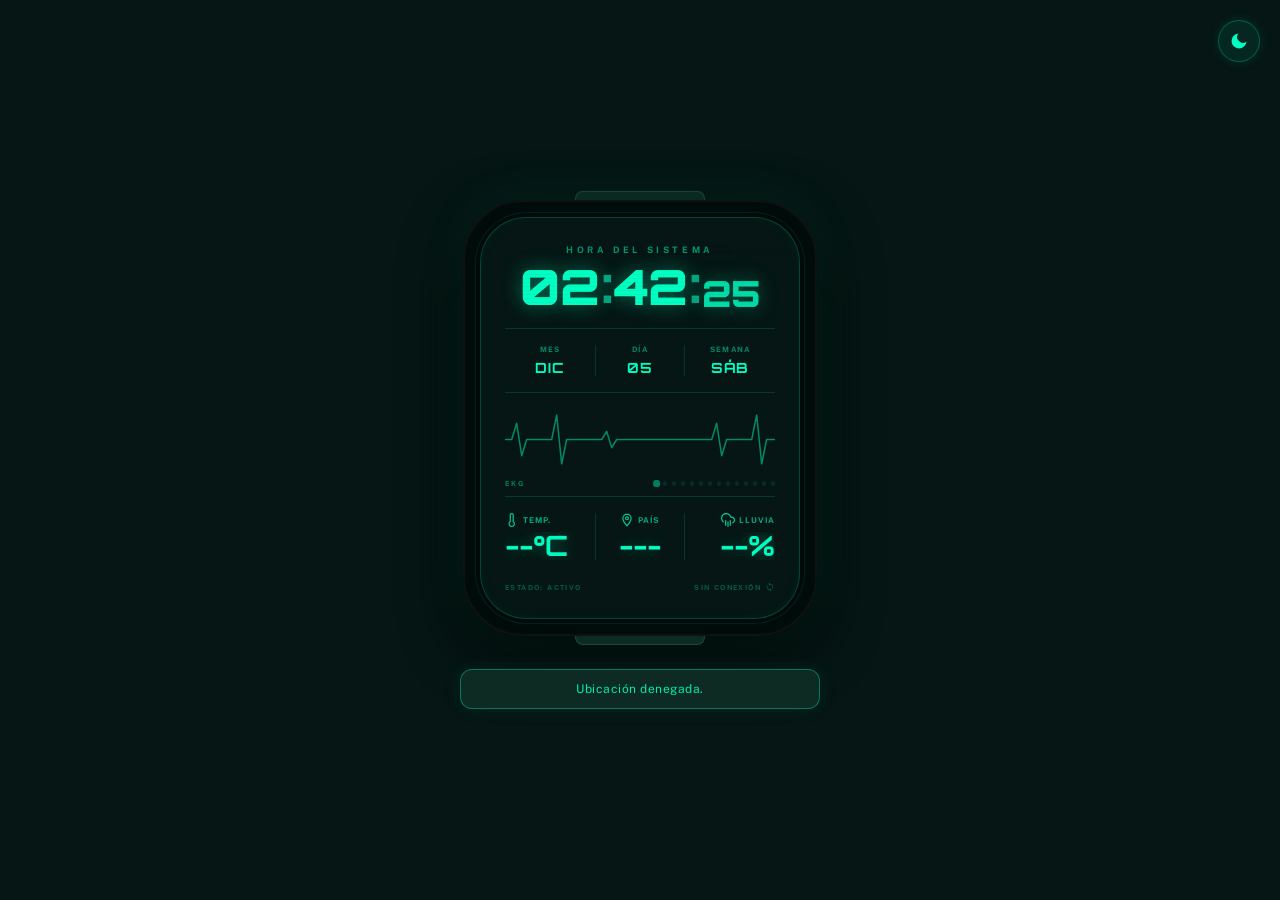
<file: index.html>
<!DOCTYPE html>
<html lang="es">
  <head>
    <meta charset="UTF-8" />
    <meta name="viewport" content="width=device-width, initial-scale=1.0" />
    <title>Smartwatch</title>
    <link rel="preconnect" href="https://fonts.googleapis.com" />
    <link rel="preconnect" href="https://fonts.gstatic.com" crossorigin />
    <link
      href="https://fonts.googleapis.com/css2?family=Orbitron:wght@400;700;900&family=Public+Sans:wght@300;400;700&display=swap"
      rel="stylesheet"
    />
    <link rel="stylesheet" href="assets/css/styles.css" />
  </head>
  <body>
    <main class="app">

      <div class="smartwatch">
        <div class="smartwatch__band smartwatch__band--top"></div>

        <div class="smartwatch__casing">
          <div class="smartwatch__bezel">
            <div class="smartwatch__screen">

              <!-- Hora (clic para cambiar 24h / 12h) -->
              <section
                class="smartwatch__section smartwatch__section--time"
                id="js-time-section"
                role="button"
                tabindex="0"
                aria-label="Clic para cambiar formato de hora"
              >
                <span class="smartwatch__label" id="js-time-label">Hora del Sistema</span>
                <div class="smartwatch__time" aria-live="polite" aria-atomic="true">
                  <span class="smartwatch__time-part" id="js-hours">00</span>
                  <span class="smartwatch__time-separator">:</span>
                  <span class="smartwatch__time-part" id="js-minutes">00</span>
                  <span class="smartwatch__time-separator">:</span>
                  <span class="smartwatch__time-part smartwatch__time-part--seconds" id="js-seconds">00</span>
                  <span class="smartwatch__time-ampm smartwatch__time-ampm--oculto" id="js-ampm">AM</span>
                </div>
              </section>

              <!-- Fecha -->
              <section class="smartwatch__section smartwatch__section--date">
                <div class="smartwatch__date-grid">
                  <div class="smartwatch__date-cell">
                    <span class="smartwatch__date-label">Mes</span>
                    <span class="smartwatch__date-value" id="js-month">---</span>
                  </div>
                  <div class="smartwatch__date-cell smartwatch__date-cell--center">
                    <span class="smartwatch__date-label">Día</span>
                    <span class="smartwatch__date-value" id="js-day">--</span>
                  </div>
                  <div class="smartwatch__date-cell">
                    <span class="smartwatch__date-label">Semana</span>
                    <span class="smartwatch__date-value" id="js-weekday">---</span>
                  </div>
                </div>
              </section>

              <!-- Sección de animaciones interactivas -->
              <section
                class="smartwatch__section smartwatch__section--anim"
                id="js-anim-section"
                role="button"
                tabindex="0"
                aria-label="Clic para cambiar animación"
              >
                <canvas class="smartwatch__anim-canvas" id="js-anim-canvas"></canvas>
                <div class="smartwatch__anim-footer">
                  <span class="smartwatch__anim-nombre" id="js-anim-nombre"></span>
                  <div class="smartwatch__anim-dots" id="js-anim-dots"></div>
                </div>
              </section>

              <!-- Clima -->
              <section class="smartwatch__section smartwatch__section--weather">
                <div class="smartwatch__weather-grid">

                  <!-- Temperatura -->
                  <div class="smartwatch__weather-item">
                    <div class="smartwatch__weather-header">
                      <svg
                        class="smartwatch__weather-icon"
                        viewBox="0 0 24 24"
                        fill="none"
                        stroke="currentColor"
                        stroke-width="2"
                        stroke-linecap="round"
                        stroke-linejoin="round"
                        aria-hidden="true"
                      >
                        <path d="M14 14.76V3.5a2.5 2.5 0 0 0-5 0v11.26a4.5 4.5 0 1 0 5 0z" />
                      </svg>
                      <span class="smartwatch__weather-label">Temp.</span>
                    </div>
                    <span class="smartwatch__weather-value" id="js-temperature">--°C</span>
                  </div>

                  <!-- País -->
                  <div class="smartwatch__weather-item smartwatch__weather-item--center">
                    <div class="smartwatch__weather-header smartwatch__weather-header--center">
                      <svg
                        class="smartwatch__weather-icon"
                        viewBox="0 0 24 24"
                        fill="none"
                        stroke="currentColor"
                        stroke-width="2"
                        stroke-linecap="round"
                        stroke-linejoin="round"
                        aria-hidden="true"
                      >
                        <path d="M12 2C8.13 2 5 5.13 5 9c0 5.25 7 13 7 13s7-7.75 7-13c0-3.87-3.13-7-7-7z" />
                        <circle cx="12" cy="9" r="2.5" />
                      </svg>
                      <span class="smartwatch__weather-label">País</span>
                    </div>
                    <span class="smartwatch__weather-value smartwatch__weather-value--center" id="js-country">---</span>
                  </div>

                  <!-- Probabilidad de lluvia -->
                  <div class="smartwatch__weather-item smartwatch__weather-item--right">
                    <div class="smartwatch__weather-header smartwatch__weather-header--right">
                      <span class="smartwatch__weather-label">Lluvia</span>
                      <svg
                        class="smartwatch__weather-icon"
                        viewBox="0 0 24 24"
                        fill="none"
                        stroke="currentColor"
                        stroke-width="2"
                        stroke-linecap="round"
                        stroke-linejoin="round"
                        aria-hidden="true"
                      >
                        <line x1="16" y1="13" x2="16" y2="21" />
                        <line x1="8" y1="13" x2="8" y2="21" />
                        <line x1="12" y1="15" x2="12" y2="23" />
                        <path d="M20 16.58A5 5 0 0 0 18 7h-1.26A8 8 0 1 0 4 15.25" />
                      </svg>
                    </div>
                    <span class="smartwatch__weather-value smartwatch__weather-value--right" id="js-rain">--%</span>
                  </div>

                </div>
              </section>

              <!-- Pie de pantalla -->
              <footer class="smartwatch__footer">
                <span class="smartwatch__footer-text">Estado: Activo</span>
                <div class="smartwatch__footer-sync">
                  <span class="smartwatch__footer-text" id="js-sync-text">Sincronizando…</span>
                  <svg
                    class="smartwatch__footer-icon"
                    viewBox="0 0 24 24"
                    fill="currentColor"
                    aria-hidden="true"
                  >
                    <path
                      d="M12 4V1L8 5l4 4V6c3.31 0 6 2.69 6 6 0 1.01-.25 1.97-.7 2.8l1.46 1.46
                         A7.93 7.93 0 0 0 20 12c0-4.42-3.58-8-8-8zm0 14c-3.31
                         0-6-2.69-6-6 0-1.01.25-1.97.7-2.8L5.24 7.74A7.93 7.93 0 0 0 4
                         12c0 4.42 3.58 8 8 8v3l4-4-4-4v3z"
                    />
                  </svg>
                </div>
              </footer>

            </div>
          </div>
        </div>

        <div class="smartwatch__band smartwatch__band--bottom"></div>
      </div>

      <!-- Notificación (sin alerts) -->
      <div class="notification notification--hidden" id="js-notification" role="status" aria-live="polite">
        <p class="notification__message" id="js-notification-msg"></p>
      </div>

    </main>

    <!-- Botón de tema -->
    <button
      class="theme-toggle"
      id="js-theme-toggle"
      aria-label="Activar modo oscuro"
      title="Cambiar tema"
    >
      <!-- Luna (modo oscuro activo) -->
      <svg
        class="theme-toggle__icon theme-toggle__icon--moon"
        viewBox="0 0 24 24"
        fill="currentColor"
        aria-hidden="true"
      >
        <path d="M21 12.79A9 9 0 1 1 11.21 3 7 7 0 0 0 21 12.79z"/>
      </svg>
      <!-- Sol (modo claro activo) -->
      <svg
        class="theme-toggle__icon theme-toggle__icon--sun"
        viewBox="0 0 24 24"
        fill="none"
        stroke="currentColor"
        stroke-width="2"
        stroke-linecap="round"
        stroke-linejoin="round"
        aria-hidden="true"
      >
        <circle cx="12" cy="12" r="5"/>
        <line x1="12" y1="1" x2="12" y2="3"/>
        <line x1="12" y1="21" x2="12" y2="23"/>
        <line x1="4.22" y1="4.22" x2="5.64" y2="5.64"/>
        <line x1="18.36" y1="18.36" x2="19.78" y2="19.78"/>
        <line x1="1" y1="12" x2="3" y2="12"/>
        <line x1="21" y1="12" x2="23" y2="12"/>
        <line x1="4.22" y1="19.78" x2="5.64" y2="18.36"/>
        <line x1="18.36" y1="5.64" x2="19.78" y2="4.22"/>
      </svg>
    </button>

    <script src="assets/js/app.js"></script>
  </body>
</html>
</file>
<file: assets/css/styles.css>
/* =========================================================
   SMARTWATCH – Hoja de estilos principal
   Metodología: BEM estricto
   Unidades: rem (base 10 px → html font-size: 62.5%)
   ========================================================= */

/* ----- Variables de tema ------------------------------- */
:root {
  --c-bg:          #051614;
  --c-fg:          #00ffc2;
  --c-fg-rgb:      0, 255, 194;
  --c-band:        #0d2b22;
  --c-band-border: #1c4a38;
  --c-casing:      #020a09;
  --c-casing-ring: #111;
  --c-bezel:       #010706;
  --c-notif:       #0d2b22;
  --c-drop-shadow: rgba(0, 0, 0, 0.8);
}

body.light-mode {
  --c-bg:          #ecfdf6;
  --c-fg:          #006644;
  --c-fg-rgb:      0, 102, 68;
  --c-band:        #bde8d6;
  --c-band-border: #6cbfa3;
  --c-casing:      #caeee1;
  --c-casing-ring: #7cc4a9;
  --c-bezel:       #d8f4eb;
  --c-notif:       #bde8d6;
  --c-drop-shadow: rgba(0, 60, 42, 0.18);
}

/* ----- Reset & base ------------------------------------ */
*,
*::before,
*::after {
  box-sizing: border-box;
  margin: 0;
  padding: 0;
}

html {
  font-size: 62.5%; /* 1 rem = 10 px */
}

body {
  font-family: 'Public Sans', sans-serif;
  background-color: var(--c-bg);
  color: var(--c-fg);
  min-height: 100vh;
  display: flex;
  justify-content: center;
  align-items: center;
  padding: 4rem 2rem;
  transition: background-color 0.4s ease, color 0.4s ease;
}

/* ----- App --------------------------------------------- */
.app {
  display: flex;
  flex-direction: column;
  align-items: center;
  gap: 2.4rem;
  width: 100%;
}

/* =========================================================
   BOTÓN DE TEMA (luna / sol)
   ========================================================= */
.theme-toggle {
  position: fixed;
  top: 2rem;
  right: 2rem;
  width: 4.2rem;
  height: 4.2rem;
  border-radius: 50%;
  background-color: rgba(var(--c-fg-rgb), 0.08);
  border: 0.15rem solid rgba(var(--c-fg-rgb), 0.25);
  color: var(--c-fg);
  cursor: pointer;
  display: flex;
  align-items: center;
  justify-content: center;
  z-index: 100;
  transition:
    background-color 0.4s ease,
    border-color 0.4s ease,
    color 0.4s ease,
    transform 0.2s ease,
    box-shadow 0.4s ease;
  box-shadow: 0 0 1.2rem rgba(var(--c-fg-rgb), 0.12);
}

.theme-toggle:hover {
  background-color: rgba(var(--c-fg-rgb), 0.16);
  transform: scale(1.1);
  box-shadow: 0 0 2rem rgba(var(--c-fg-rgb), 0.25);
}

.theme-toggle:active {
  transform: scale(0.95);
}

.theme-toggle:focus-visible {
  outline: 0.15rem solid rgba(var(--c-fg-rgb), 0.6);
  outline-offset: 0.3rem;
}

.theme-toggle__icon {
  width: 2rem;
  height: 2rem;
  display: block;
  transition: opacity 0.3s ease, transform 0.4s ease;
  position: absolute;
}

.theme-toggle__icon--moon {
  opacity: 1;
  transform: rotate(0deg) scale(1);
}

.theme-toggle__icon--sun {
  opacity: 0;
  transform: rotate(90deg) scale(0.6);
}

body.light-mode .theme-toggle__icon--moon {
  opacity: 0;
  transform: rotate(-90deg) scale(0.6);
}

body.light-mode .theme-toggle__icon--sun {
  opacity: 1;
  transform: rotate(0deg) scale(1);
}

/* =========================================================
   SMARTWATCH
   ========================================================= */
.smartwatch {
  display: flex;
  flex-direction: column;
  align-items: center;
}

/* ----- Bandas ------------------------------------------ */
.smartwatch__band {
  width: 13rem;
  height: 0.9rem;
  background-color: var(--c-band);
  border-left: 0.1rem solid var(--c-band-border);
  border-right: 0.1rem solid var(--c-band-border);
  transition: background-color 0.4s ease, border-color 0.4s ease;
}

.smartwatch__band--top {
  border-top: 0.1rem solid var(--c-band-border);
  border-radius: 0.8rem 0.8rem 0 0;
}

.smartwatch__band--bottom {
  border-bottom: 0.1rem solid var(--c-band-border);
  border-radius: 0 0 0.8rem 0.8rem;
}

/* ----- Carcasa exterior -------------------------------- */
.smartwatch__casing {
  background-color: var(--c-casing);
  border-radius: 6rem;
  padding: 1rem;
  border: 0.2rem solid var(--c-casing-ring);
  box-shadow:
    0 0 5rem rgba(var(--c-fg-rgb), 0.08),
    0 2rem 6rem var(--c-drop-shadow),
    inset 0 0 2rem rgba(var(--c-fg-rgb), 0.03);
  transition: background-color 0.4s ease, border-color 0.4s ease, box-shadow 0.4s ease;
}

/* ----- Bisel interior ---------------------------------- */
.smartwatch__bezel {
  background-color: var(--c-bezel);
  border-radius: 5.2rem;
  padding: 0.4rem;
  border: 0.1rem solid rgba(var(--c-fg-rgb), 0.1);
  transition: background-color 0.4s ease, border-color 0.4s ease;
}

/* ----- Pantalla LCD ------------------------------------ */
.smartwatch__screen {
  background-color: var(--c-bg);
  width: 32rem;
  border-radius: 4.6rem;
  padding: 2.6rem 2.4rem;
  border: 0.1rem solid rgba(var(--c-fg-rgb), 0.2);
  display: flex;
  flex-direction: column;
  overflow: hidden;
  position: relative;
  box-shadow:
    0 0 3rem rgba(var(--c-fg-rgb), 0.04),
    inset 0 0 1.5rem rgba(var(--c-fg-rgb), 0.03);
  transition: background-color 0.4s ease, border-color 0.4s ease, box-shadow 0.4s ease;
}

/* Efecto scanlines sutil */
.smartwatch__screen::after {
  content: '';
  position: absolute;
  inset: 0;
  background: repeating-linear-gradient(
    0deg,
    transparent,
    transparent 0.3rem,
    rgba(0, 0, 0, 0.04) 0.3rem,
    rgba(0, 0, 0, 0.04) 0.4rem
  );
  pointer-events: none;
  border-radius: 4.6rem;
  z-index: 10;
}

/* =========================================================
   SECCIONES INTERNAS
   ========================================================= */

/* ----- Hora -------------------------------------------- */
.smartwatch__section--time {
  display: flex;
  flex-direction: column;
  align-items: center;
  padding-bottom: 1.6rem;
  cursor: pointer;
  user-select: none;
  -webkit-tap-highlight-color: transparent;
  border-radius: 0.8rem;
  transition: background-color 0.15s ease;
}

.smartwatch__section--time:hover {
  background-color: rgba(var(--c-fg-rgb), 0.03);
}

.smartwatch__section--time:active {
  background-color: rgba(var(--c-fg-rgb), 0.07);
}

.smartwatch__section--time:focus-visible {
  outline: 0.1rem solid rgba(var(--c-fg-rgb), 0.4);
  outline-offset: 0.4rem;
}

.smartwatch__label {
  font-size: 0.9rem;
  font-weight: 700;
  letter-spacing: 0.4em;
  opacity: 0.55;
  text-transform: uppercase;
  margin-bottom: 0.6rem;
}

.smartwatch__time {
  font-family: 'Orbitron', sans-serif;
  font-weight: 900;
  font-size: 4.86rem;
  line-height: 1;
  letter-spacing: -0.02em;
  display: flex;
  align-items: flex-end;
  text-shadow: 0 0 2rem rgba(var(--c-fg-rgb), 0.4);
}

.smartwatch__time-separator {
  margin: 0 0.2rem;
  opacity: 0.6;
  line-height: 1;
  padding-bottom: 0.05em;
}

.smartwatch__time-part--seconds {
  font-size: 3.6rem;
  opacity: 0.85;
}

.smartwatch__time-ampm {
  font-family: 'Orbitron', sans-serif;
  font-size: 1.6rem;
  font-weight: 700;
  letter-spacing: 0.05em;
  opacity: 0.75;
  margin-left: 0.8rem;
  align-self: flex-end;
  padding-bottom: 0.3rem;
}

.smartwatch__time-ampm--oculto {
  display: none;
}

/* ----- Fecha ------------------------------------------- */
.smartwatch__section--date {
  padding: 1.6rem 0;
  border-top: 0.1rem solid rgba(var(--c-fg-rgb), 0.15);
  border-bottom: 0.1rem solid rgba(var(--c-fg-rgb), 0.15);
}

.smartwatch__date-grid {
  display: grid;
  grid-template-columns: 1fr 1fr 1fr;
  text-align: center;
}

.smartwatch__date-cell {
  display: flex;
  flex-direction: column;
  align-items: center;
  gap: 0.5rem;
}

.smartwatch__date-cell--center {
  border-left: 0.1rem solid rgba(var(--c-fg-rgb), 0.15);
  border-right: 0.1rem solid rgba(var(--c-fg-rgb), 0.15);
}

.smartwatch__date-label {
  font-size: 0.75rem;
  font-weight: 700;
  opacity: 0.5;
  text-transform: uppercase;
  letter-spacing: 0.15em;
}

.smartwatch__date-value {
  font-family: 'Orbitron', sans-serif;
  font-size: 1.4rem;
  font-weight: 700;
  letter-spacing: 0.05em;
}

/* ----- Sección de animaciones interactivas ------------- */
.smartwatch__section--anim {
  padding: 1.4rem 0 0.8rem;
  cursor: pointer;
  user-select: none;
  -webkit-tap-highlight-color: transparent;
  border-radius: 0.8rem;
  transition: background-color 0.15s ease;
}

.smartwatch__section--anim:hover {
  background-color: rgba(var(--c-fg-rgb), 0.03);
}

.smartwatch__section--anim:active {
  background-color: rgba(var(--c-fg-rgb), 0.07);
}

.smartwatch__section--anim:focus-visible {
  outline: 0.1rem solid rgba(var(--c-fg-rgb), 0.4);
  outline-offset: 0.4rem;
}

.smartwatch__anim-canvas {
  display: block;
  width: 100%;
  height: 6.5rem;
}

.smartwatch__anim-footer {
  display: flex;
  justify-content: space-between;
  align-items: center;
  margin-top: 0.7rem;
  opacity: 0.45;
}

.smartwatch__anim-nombre {
  font-size: 0.7rem;
  font-weight: 700;
  letter-spacing: 0.25em;
  text-transform: uppercase;
}

.smartwatch__anim-dots {
  display: flex;
  align-items: center;
  gap: 0.45rem;
}

.smartwatch__anim-dot {
  width: 0.45rem;
  height: 0.45rem;
  border-radius: 50%;
  background-color: rgba(var(--c-fg-rgb), 0.22);
  transition: background-color 0.3s ease, transform 0.3s ease;
}

.smartwatch__anim-dot--activo {
  background-color: var(--c-fg);
  transform: scale(1.4);
}

/* ----- Clima ------------------------------------------- */
.smartwatch__section--weather {
  padding: 1.6rem 0 0.4rem;
  border-top: 0.1rem solid rgba(var(--c-fg-rgb), 0.15);
}

.smartwatch__weather-grid {
  display: grid;
  grid-template-columns: 1fr 1fr 1fr;
  gap: 0;
  align-items: start;
}

.smartwatch__weather-item {
  display: flex;
  flex-direction: column;
  gap: 0.5rem;
  padding: 0 0.4rem;
  min-width: 0;
}

.smartwatch__weather-item:first-child {
  padding-left: 0;
}

.smartwatch__weather-item:last-child {
  padding-right: 0;
}

.smartwatch__weather-item--center {
  align-items: center;
  border-left: 0.1rem solid rgba(var(--c-fg-rgb), 0.15);
  border-right: 0.1rem solid rgba(var(--c-fg-rgb), 0.15);
}

.smartwatch__weather-item--right {
  align-items: flex-end;
}

.smartwatch__weather-header {
  display: flex;
  align-items: center;
  gap: 0.4rem;
}

.smartwatch__weather-header--center {
  justify-content: center;
}

.smartwatch__weather-header--right {
  flex-direction: row-reverse;
}

.smartwatch__weather-icon {
  width: 1.4rem;
  height: 1.4rem;
  flex-shrink: 0;
  opacity: 0.8;
}

.smartwatch__weather-label {
  font-size: 0.8rem;
  font-weight: 700;
  letter-spacing: 0.12em;
  opacity: 0.65;
  text-transform: uppercase;
}

.smartwatch__weather-value {
  font-family: 'Orbitron', sans-serif;
  font-size: 2.8rem;
  font-weight: 700;
  line-height: 1;
  text-shadow: 0 0 1.5rem rgba(var(--c-fg-rgb), 0.35);
  min-width: 0;
  overflow: hidden;
}

.smartwatch__weather-value--center {
  text-align: center;
}

.smartwatch__weather-value--right {
  text-align: right;
}

/* ----- Pie de pantalla --------------------------------- */
.smartwatch__footer {
  display: flex;
  justify-content: space-between;
  align-items: center;
  margin-top: 1.8rem;
  opacity: 0.3;
}

.smartwatch__footer-text {
  font-size: 0.7rem;
  font-weight: 700;
  letter-spacing: 0.2em;
  text-transform: uppercase;
}

.smartwatch__footer-sync {
  display: flex;
  align-items: center;
  gap: 0.4rem;
}

.smartwatch__footer-icon {
  width: 1rem;
  height: 1rem;
}

/* =========================================================
   NOTIFICACIÓN
   ========================================================= */
.notification {
  background-color: var(--c-notif);
  border: 0.1rem solid rgba(var(--c-fg-rgb), 0.35);
  border-radius: 1.2rem;
  padding: 1.2rem 2rem;
  max-width: 36rem;
  width: 100%;
  text-align: center;
  transition:
    opacity 0.4s ease,
    transform 0.4s ease,
    background-color 0.4s ease,
    border-color 0.4s ease;
  box-shadow: 0 0 2rem rgba(var(--c-fg-rgb), 0.08);
}

.notification--hidden {
  opacity: 0;
  pointer-events: none;
  transform: translateY(1rem);
}

.notification__message {
  font-size: 1.2rem;
  font-weight: 400;
  opacity: 0.9;
  letter-spacing: 0.04em;
}

/* =========================================================
   RESPONSIVE
   ========================================================= */
@media (max-width: 42rem) {
  .smartwatch__screen {
    width: 29rem;
    padding: 2.2rem 2rem;
  }

  .smartwatch__time {
    font-size: 4.32rem;
  }

  .smartwatch__time-part--seconds {
    font-size: 3.24rem;
  }

  .smartwatch__weather-value {
    font-size: 2.4rem;
  }
}

@media (max-width: 36rem) {
  .smartwatch__screen {
    width: 26rem;
    padding: 2rem 1.8rem;
  }

  .smartwatch__time {
    font-size: 3.78rem;
  }

  .smartwatch__time-part--seconds {
    font-size: 2.88rem;
  }

  .smartwatch__weather-value {
    font-size: 2.2rem;
  }

  .smartwatch__band {
    width: 11rem;
  }

  .smartwatch__date-value {
    font-size: 1.2rem;
  }
}

@media (max-width: 30rem) {
  html {
    font-size: 55%;
  }

  .theme-toggle {
    top: 1.2rem;
    right: 1.2rem;
    width: 3.6rem;
    height: 3.6rem;
  }

  .theme-toggle__icon {
    width: 1.6rem;
    height: 1.6rem;
  }
}
</file>
